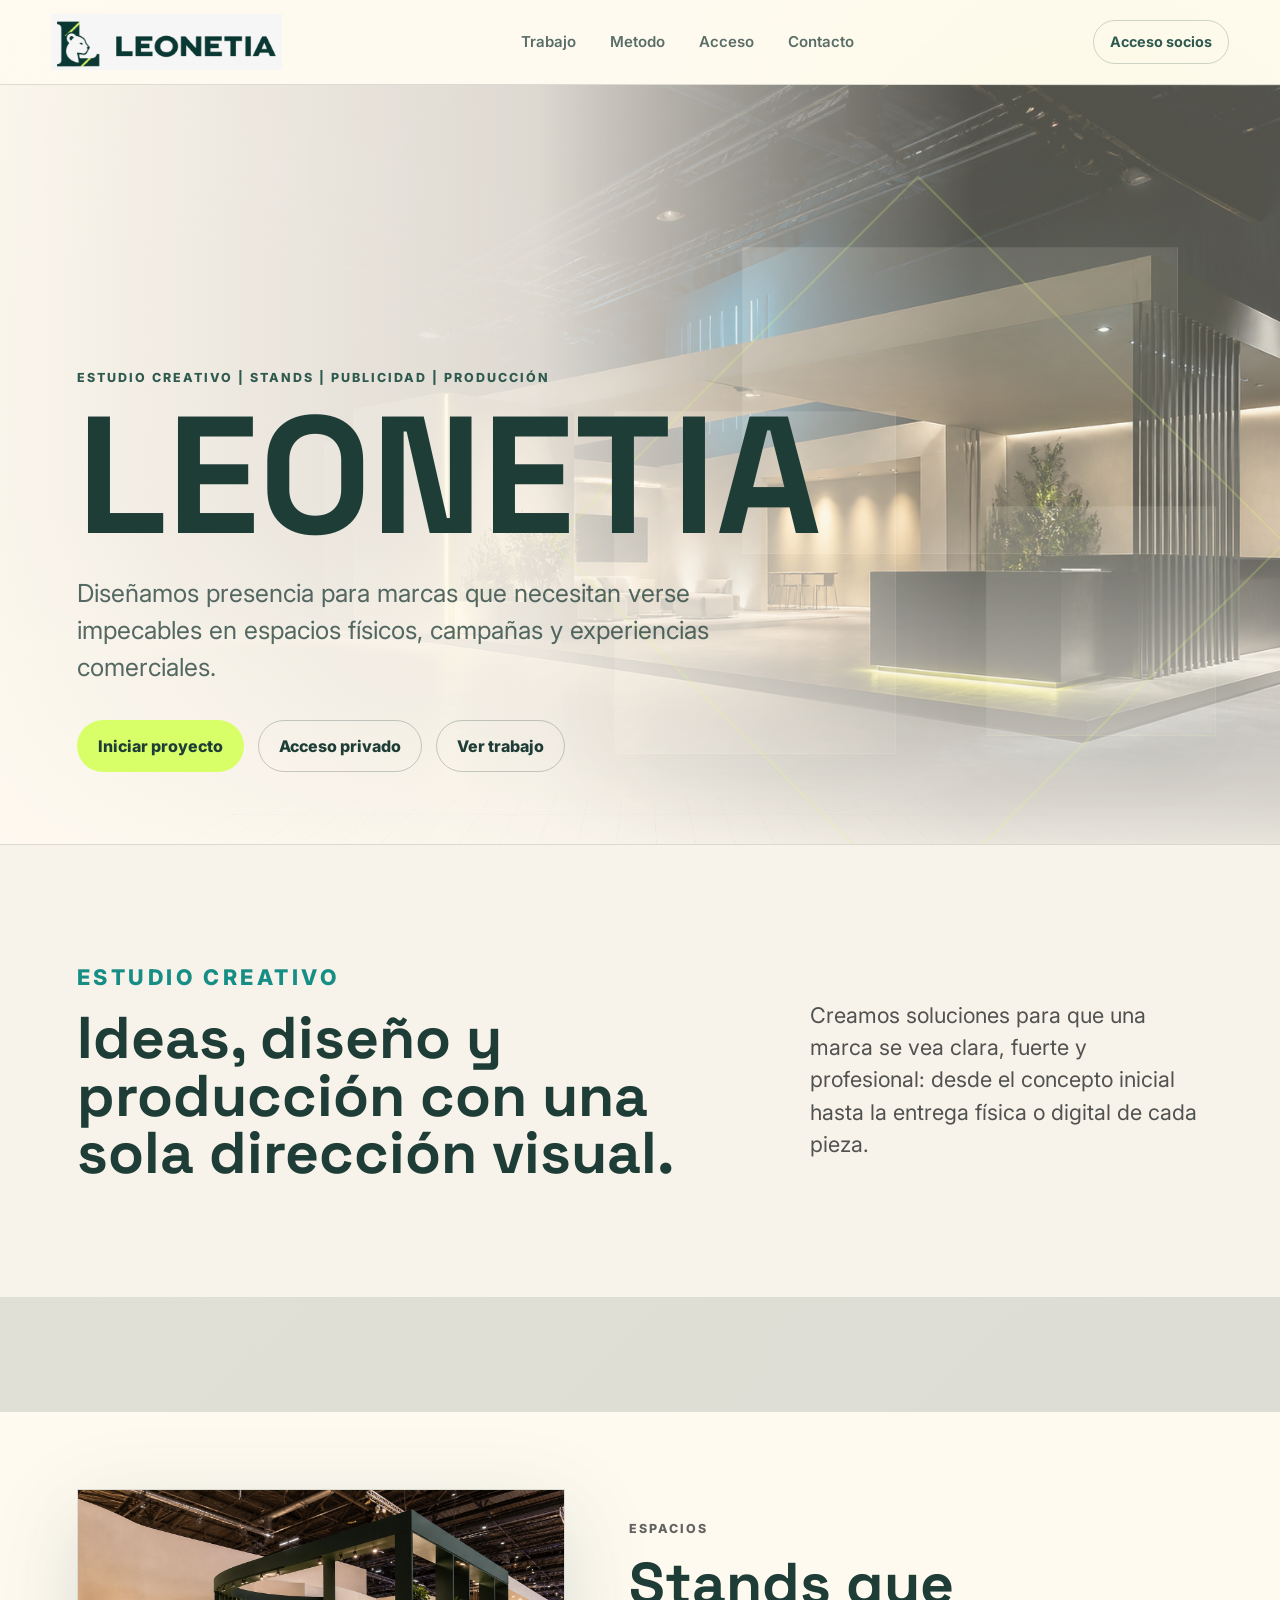
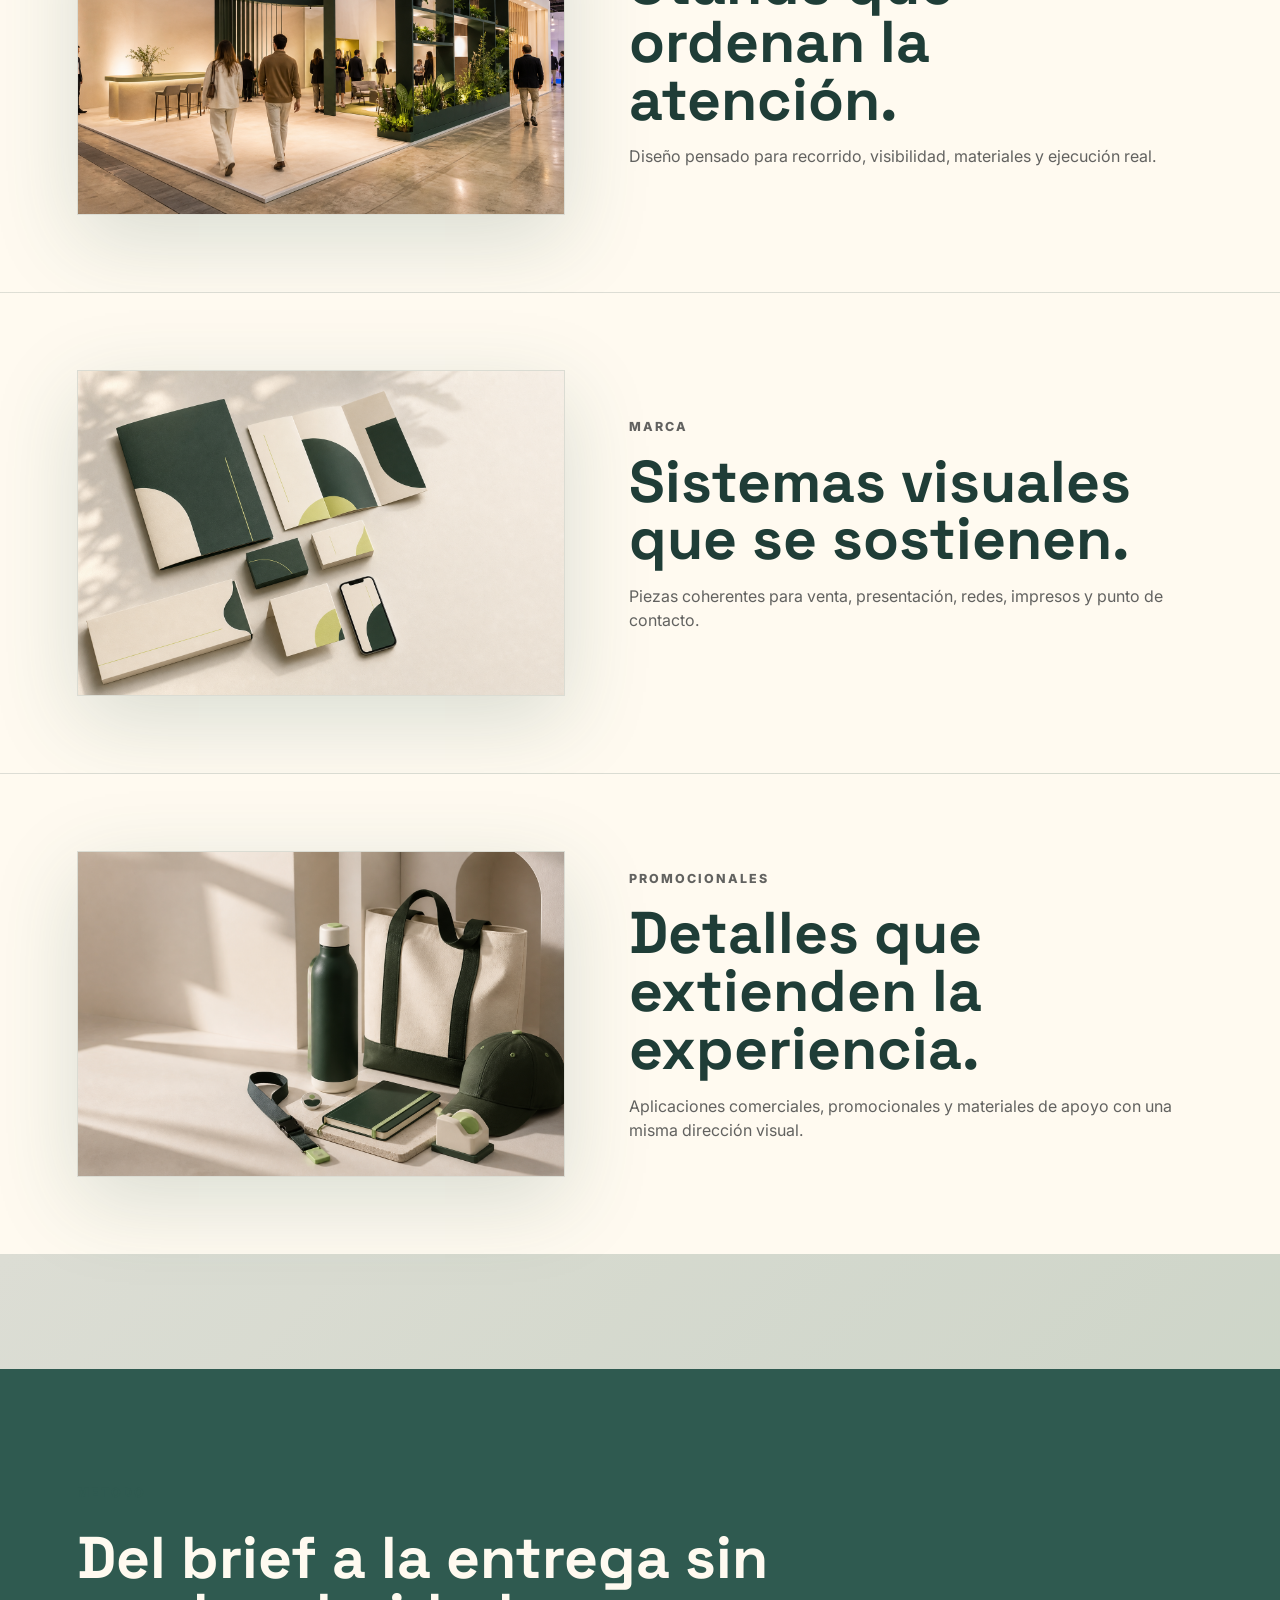
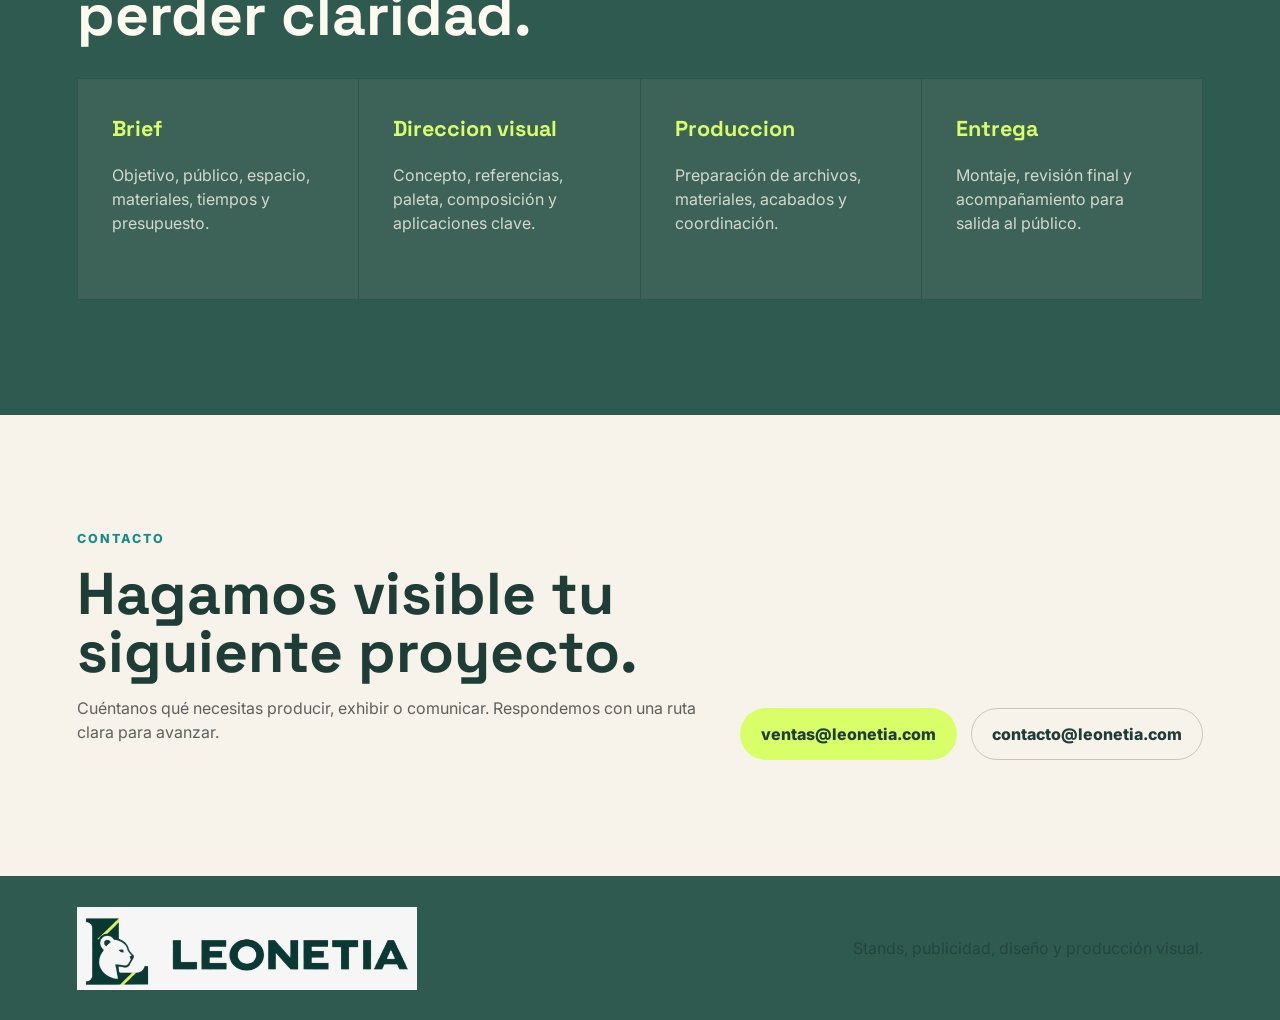
<file: index.html>
<!doctype html>
<html lang="es">
  <head>
    <meta charset="utf-8" />
    <meta name="viewport" content="width=device-width, initial-scale=1" />
    <title>LEONETIA Estudio Creativo</title>
    <meta
      name="description"
      content="LEONETIA Estudio Creativo: stands, publicidad, diseño, producción visual y experiencias de marca."
    />
    <meta name="theme-color" content="#F7F3EA" />
    <meta property="og:title" content="LEONETIA Estudio Creativo" />
    <meta
      property="og:description"
      content="Diseñamos presencia para marcas que necesitan verse impecables."
    />
    <meta property="og:type" content="website" />
    <link rel="icon" href="assets/leonetia-mark.svg" type="image/svg+xml" />
    <link rel="preconnect" href="https://fonts.googleapis.com" />
    <link rel="preconnect" href="https://fonts.gstatic.com" crossorigin />
    <link
      href="https://fonts.googleapis.com/css2?family=Inter:wght@400;500;600;700&family=Space+Grotesk:wght@500;600;700&display=swap"
      rel="stylesheet"
    />
    <link rel="stylesheet" href="styles.css" />
  </head>
  <body>
    <header class="site-header" aria-label="Encabezado">
      <a class="brand" href="#inicio" aria-label="LEONETIA inicio">
        <img src="assets/leonetia-logo-approved.png" alt="LEONETIA" />
      </a>
      <nav aria-label="Navegacion principal">
        <a href="#trabajo">Trabajo</a>
        <a href="#metodo">Metodo</a>
        <a href="acceso.html">Acceso</a>
        <a href="#contacto">Contacto</a>
      </nav>
      <a class="header-action" href="acceso.html">Acceso socios</a>
    </header>

    <main id="inicio">
      <section class="hero">
        <div class="hero-visual" aria-hidden="true">
          <div class="stage-grid"></div>
          <div class="light-panel panel-a"></div>
          <div class="light-panel panel-b"></div>
          <div class="light-panel panel-c"></div>
          <div class="mark-outline"></div>
        </div>
        <div class="hero-content">
          <p class="eyebrow">Estudio creativo | Stands | Publicidad | Producción</p>
          <h1>LEONETIA</h1>
          <p class="hero-subtitle">
            Diseñamos presencia para marcas que necesitan verse impecables en espacios físicos,
            campañas y experiencias comerciales.
          </p>
          <div class="hero-actions">
            <a class="button primary" href="mailto:ventas@leonetia.com">Iniciar proyecto</a>
            <a class="button ghost" href="acceso.html">Acceso privado</a>
            <a class="button ghost" href="#trabajo">Ver trabajo</a>
          </div>
        </div>
      </section>

      <section class="intro-section" aria-label="Posicionamiento">
        <div>
          <p class="section-kicker">Estudio Creativo</p>
          <h2>Ideas, diseño y producción con una sola dirección visual.</h2>
        </div>
        <p>
          Creamos soluciones para que una marca se vea clara, fuerte y profesional: desde el
          concepto inicial hasta la entrega física o digital de cada pieza.
        </p>
      </section>

      <section class="work-section" id="trabajo" aria-label="Lineas de trabajo">
        <div class="work-item">
          <figure class="work-visual">
            <img src="assets/leonetia-stands.png" alt="Stand creativo diseñado por LEONETIA" />
          </figure>
          <div>
            <p class="section-kicker">Espacios</p>
            <h2>Stands que ordenan la atención.</h2>
            <p>Diseño pensado para recorrido, visibilidad, materiales y ejecución real.</p>
          </div>
        </div>
        <div class="work-item">
          <figure class="work-visual">
            <img src="assets/leonetia-sistemas-visuales.png" alt="Sistema visual aplicado a materiales de marca" />
          </figure>
          <div>
            <p class="section-kicker">Marca</p>
            <h2>Sistemas visuales que se sostienen.</h2>
            <p>Piezas coherentes para venta, presentación, redes, impresos y punto de contacto.</p>
          </div>
        </div>
        <div class="work-item">
          <figure class="work-visual">
            <img src="assets/leonetia-promocionales.png" alt="Promocionales y piezas publicitarias de marca" />
          </figure>
          <div>
            <p class="section-kicker">Promocionales</p>
            <h2>Detalles que extienden la experiencia.</h2>
            <p>Aplicaciones comerciales, promocionales y materiales de apoyo con una misma dirección visual.</p>
          </div>
        </div>
      </section>

      <section class="method-section" id="metodo">
        <div class="section-heading">
          <p class="section-kicker">Metodo</p>
          <h2>Del brief a la entrega sin perder claridad.</h2>
        </div>
        <ol class="method-list">
          <li>
            <strong>Brief</strong>
            <span>Objetivo, público, espacio, materiales, tiempos y presupuesto.</span>
          </li>
          <li>
            <strong>Direccion visual</strong>
            <span>Concepto, referencias, paleta, composición y aplicaciones clave.</span>
          </li>
          <li>
            <strong>Produccion</strong>
            <span>Preparación de archivos, materiales, acabados y coordinación.</span>
          </li>
          <li>
            <strong>Entrega</strong>
            <span>Montaje, revisión final y acompañamiento para salida al público.</span>
          </li>
        </ol>
      </section>

      <section class="contact-section" id="contacto">
        <div>
          <p class="section-kicker">Contacto</p>
          <h2>Hagamos visible tu siguiente proyecto.</h2>
          <p>
            Cuéntanos qué necesitas producir, exhibir o comunicar. Respondemos con una ruta clara
            para avanzar.
          </p>
        </div>
        <div class="contact-actions">
          <a class="button primary" href="mailto:ventas@leonetia.com">ventas@leonetia.com</a>
          <a class="button ghost" href="mailto:contacto@leonetia.com">contacto@leonetia.com</a>
        </div>
      </section>
    </main>

    <footer>
      <img src="assets/leonetia-logo-approved.png" alt="LEONETIA Estudio Creativo" />
      <p>Stands, publicidad, diseño y producción visual.</p>
    </footer>
  </body>
</html>
</file>
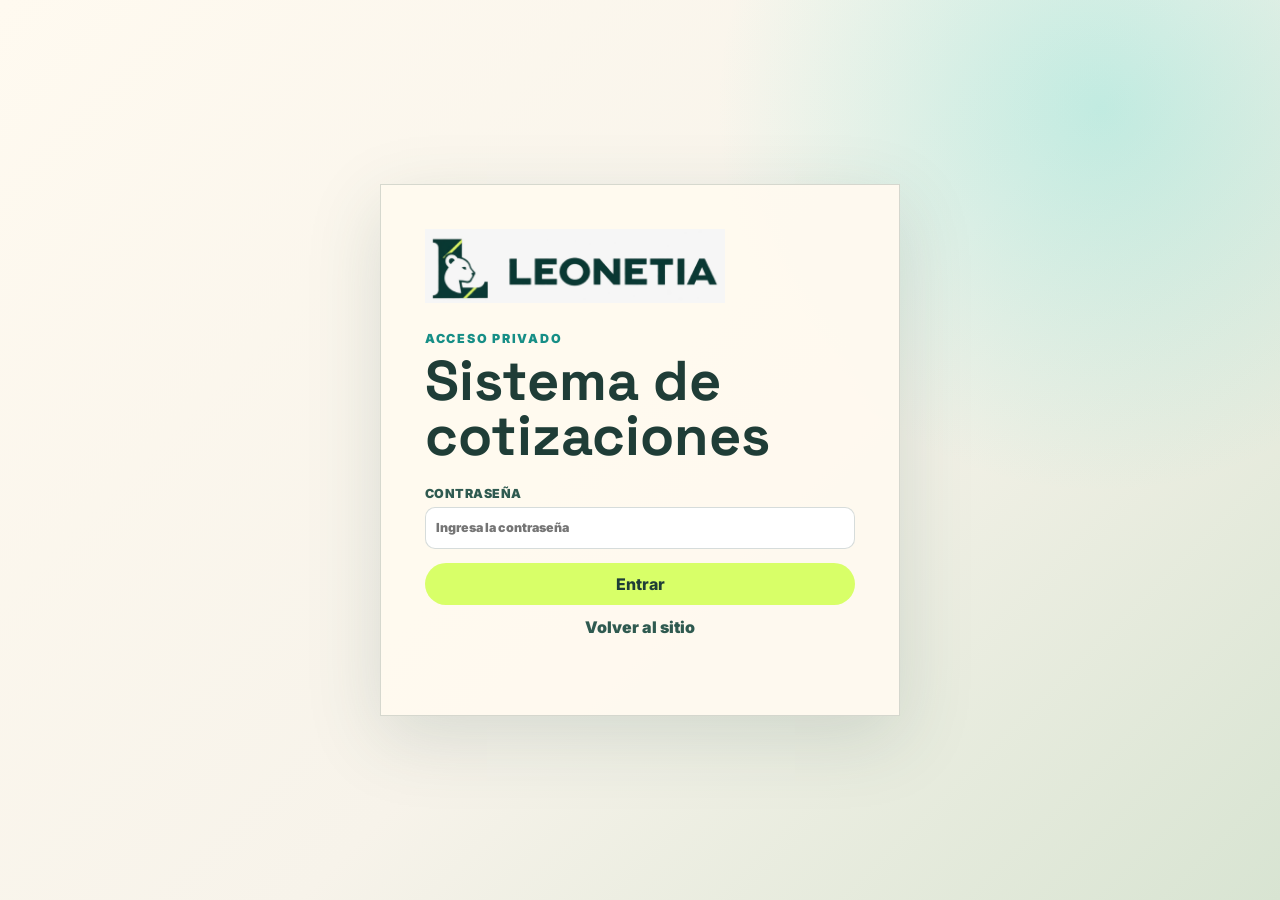
<file: acceso.html>
<!doctype html>
<html lang="es">
  <head>
    <meta charset="utf-8" />
    <meta name="viewport" content="width=device-width, initial-scale=1" />
    <title>Acceso | LEONETIA Estudio Creativo</title>
    <meta name="description" content="Acceso privado al sistema de cotizaciones de LEONETIA." />
    <meta name="theme-color" content="#F7F3EA" />
    <link rel="icon" href="assets/leonetia-mark.svg" type="image/svg+xml" />
    <link rel="preconnect" href="https://fonts.googleapis.com" />
    <link rel="preconnect" href="https://fonts.gstatic.com" crossorigin />
    <link
      href="https://fonts.googleapis.com/css2?family=Inter:wght@400;500;600;700;800&family=Space+Grotesk:wght@600;700&display=swap"
      rel="stylesheet"
    />
    <link rel="stylesheet" href="cotizador.css" />
  </head>
  <body class="access-page">
    <main class="access-gate" aria-label="Acceso privado">
      <section class="access-panel">
        <img src="assets/leonetia-logo-approved.png" alt="LEONETIA" />
        <p>Acceso privado</p>
        <h1>Sistema de cotizaciones</h1>
        <label>
          Contraseña
          <input id="accessPassword" type="password" autocomplete="current-password" placeholder="Ingresa la contraseña" />
        </label>
        <button type="button" class="primary-action" id="unlockAccess">Entrar</button>
        <a class="access-back" href="index.html">Volver al sitio</a>
        <span id="accessMessage" role="status"></span>
      </section>
    </main>
    <script src="acceso.js"></script>
  </body>
</html>
</file>
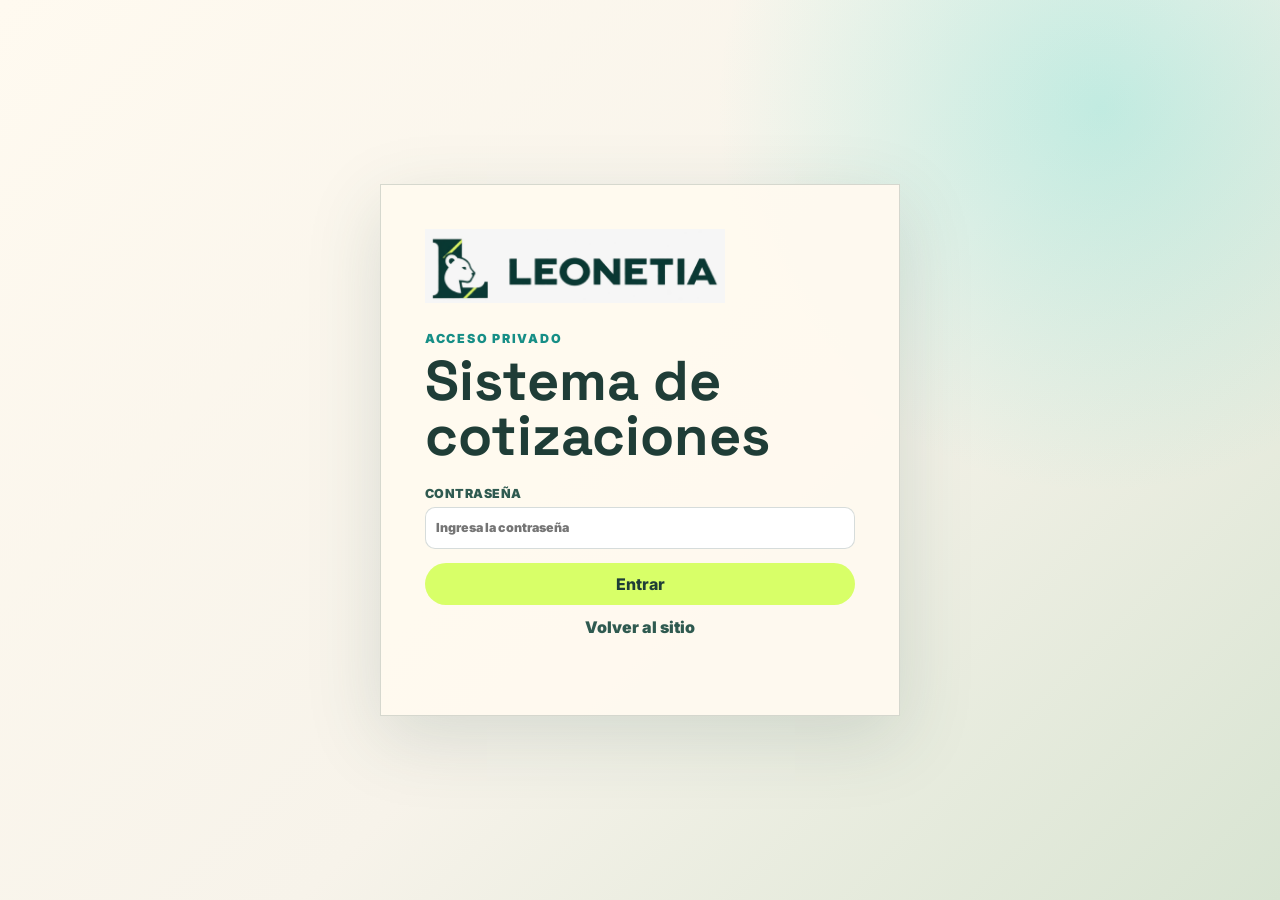
<file: cotizador.html>
<!doctype html>
<html lang="es">
  <head>
    <meta charset="utf-8" />
    <meta name="viewport" content="width=device-width, initial-scale=1" />
    <title>Cotizador | LEONETIA Estudio Creativo</title>
    <meta
      name="description"
      content="Cotizador editable de LEONETIA para stands, promocionales, publicidad y produccion visual."
    />
    <meta name="theme-color" content="#F7F3EA" />
    <link rel="icon" href="assets/leonetia-mark.svg" type="image/svg+xml" />
    <link rel="preconnect" href="https://fonts.googleapis.com" />
    <link rel="preconnect" href="https://fonts.gstatic.com" crossorigin />
    <link
      href="https://fonts.googleapis.com/css2?family=Inter:wght@400;500;600;700;800&family=Space+Grotesk:wght@600;700&display=swap"
      rel="stylesheet"
    />
    <script>
      if (sessionStorage.getItem("leonetiaQuoteAccess") !== "ok") {
        window.location.replace("acceso.html");
      }
    </script>
    <link rel="stylesheet" href="cotizador.css" />
  </head>
  <body>
    <header class="quote-toolbar">
      <a class="quote-brand" href="index.html" aria-label="Volver al sitio de LEONETIA">
        <img src="assets/leonetia-logo-approved.png" alt="LEONETIA" />
      </a>
      <div class="toolbar-actions no-print">
        <button type="button" class="secondary-action" id="saveQuote">Guardar borrador</button>
        <button type="button" class="secondary-action" id="saveArchive">Guardar propuesta</button>
        <button type="button" class="secondary-action" id="resetQuote">Limpiar</button>
        <button type="button" class="primary-action" id="printQuote">Generar PDF</button>
      </div>
    </header>

    <main class="quote-shell">
      <section class="quote-intro no-print" aria-label="Descripcion del cotizador">
        <p>Acceso privado</p>
        <h1>Arma propuestas con imagenes, N partidas y totales automaticos.</h1>
        <span>
          Este modulo corre en GitHub Pages y guarda borradores en este navegador. Para entregar
          al cliente, usa “Generar PDF” y guarda desde la ventana de impresion.
        </span>
      </section>

      <section class="quote-archive no-print" aria-label="Propuestas guardadas">
        <div>
          <p>Propuestas guardadas</p>
          <span>Historial local de este navegador.</span>
        </div>
        <div id="archiveList" class="archive-list"></div>
      </section>

      <section class="quote-document" id="quoteDocument" aria-label="Cotizacion">
        <div class="document-head">
          <div>
            <img src="assets/leonetia-logo-approved.png" alt="LEONETIA" />
            <p>Estudio Creativo | Stands | Publicidad | Promocionales</p>
          </div>
          <div class="quote-title">
            <strong>Cotizacion</strong>
            <label>
              Folio
              <input id="quoteFolio" type="text" value="LEO-0001" />
            </label>
          </div>
        </div>

        <div class="quote-meta">
          <label>
            Cliente
            <input id="clientName" type="text" placeholder="Nombre del cliente o empresa" />
          </label>
          <label>
            Proyecto
            <input id="projectName" type="text" placeholder="Stand, promocionales, publicidad..." />
          </label>
          <label>
            Fecha
            <input id="quoteDate" type="date" />
          </label>
          <label>
            Vigencia
            <input id="quoteValidity" type="text" value="15 dias" />
          </label>
          <label>
            IVA %
            <input id="ivaRate" type="number" min="0" step="0.01" value="16" />
          </label>
          <label>
            Moneda
            <select id="currency">
              <option value="MXN">MXN</option>
              <option value="USD">USD</option>
            </select>
          </label>
        </div>

        <div class="items-actions no-print">
          <button type="button" class="primary-action" id="addItem">Agregar partida</button>
          <button type="button" class="secondary-action" id="addStandPack">Ejemplo stand</button>
          <button type="button" class="secondary-action" id="addPromoPack">Ejemplo promocionales</button>
        </div>

        <div class="quote-table-wrap">
          <table class="quote-table">
            <thead>
              <tr>
                <th class="description-col">Descripcion</th>
                <th class="image-col">Imagen</th>
                <th>Piezas</th>
                <th>Precio unitario</th>
                <th>Subtotal</th>
                <th>IVA</th>
                <th>Total</th>
                <th class="no-print row-action-col"></th>
              </tr>
            </thead>
            <tbody id="itemsBody"></tbody>
          </table>
        </div>

        <div class="quote-bottom">
          <label class="notes-field">
            Observaciones
            <textarea id="quoteNotes">Precios sujetos a cambios segun alcance final, materiales, tiempos de entrega y aprobacion de artes.</textarea>
          </label>

          <aside class="totals-panel" aria-label="Totales">
            <div>
              <span>Subtotal</span>
              <strong id="subtotalAmount">$0.00</strong>
            </div>
            <div>
              <span>IVA</span>
              <strong id="ivaAmount">$0.00</strong>
            </div>
            <div class="grand-total">
              <span>Total</span>
              <strong id="totalAmount">$0.00</strong>
            </div>
          </aside>
        </div>

        <footer class="quote-footer">
          <span>ventas@leonetia.com</span>
          <span>contacto@leonetia.com</span>
          <span>leonetia.com</span>
        </footer>
      </section>
    </main>

    <template id="itemTemplate">
      <tr class="quote-row">
        <td class="description-cell">
          <textarea class="item-description" placeholder="Descripcion de la partida"></textarea>
        </td>
        <td class="image-cell">
          <div class="image-actions no-print">
            <label class="image-picker">
              <input class="item-image-input" type="file" accept="image/*" />
              <span>Cargar</span>
            </label>
            <label class="image-picker camera-picker">
              <input class="item-camera-input" type="file" accept="image/*" capture="environment" />
              <span>Foto/Galeria</span>
            </label>
            <button type="button" class="paste-image">Pegar imagen</button>
          </div>
          <div class="paste-target no-print" contenteditable="true" role="button" tabindex="0">
            Pega aqui la imagen con Cmd/Ctrl + V o toque prolongado
          </div>
          <small class="paste-status no-print" role="status"></small>
          <small class="paste-hint no-print">En movil, Foto/Galeria suele ser mas confiable.</small>
          <img class="item-image" alt="Imagen de partida" />
          <button type="button" class="text-action no-print remove-image">Quitar imagen</button>
        </td>
        <td><input class="item-qty" type="number" min="0" step="1" value="1" /></td>
        <td><input class="item-price" type="number" min="0" step="0.01" value="0" /></td>
        <td class="money item-subtotal">$0.00</td>
        <td class="money item-iva">$0.00</td>
        <td class="money item-total">$0.00</td>
        <td class="no-print row-action-col">
          <button type="button" class="delete-row" aria-label="Eliminar partida">Eliminar</button>
        </td>
      </tr>
    </template>

    <script src="cotizador.js"></script>
  </body>
</html>
</file>
<file: styles.css>
:root {
  --ink: #1f3d37;
  --evergreen: #2f5a50;
  --sage: #d8e4d2;
  --ivory: #f7f3ea;
  --warm-white: #fffaf0;
  --mist: #e6e1d8;
  --steel: #9ea7a6;
  --lime: #d8ff68;
  --cyan: #36d6c9;
  --line: rgba(31, 61, 55, 0.16);
  --panel: rgba(255, 250, 240, 0.74);
  --shadow: 0 24px 80px rgba(47, 90, 80, 0.18);
}

* {
  box-sizing: border-box;
}

html {
  scroll-behavior: smooth;
}

body {
  margin: 0;
  color: var(--ink);
  background:
    radial-gradient(circle at 84% 6%, rgba(216, 255, 104, 0.34), transparent 30rem),
    linear-gradient(135deg, var(--warm-white), var(--ivory) 52%, var(--sage));
  font-family: "Inter", Arial, sans-serif;
  line-height: 1.5;
}

a {
  color: inherit;
  text-decoration: none;
}

.site-header {
  position: sticky;
  top: 0;
  z-index: 20;
  display: flex;
  align-items: center;
  justify-content: space-between;
  gap: 24px;
  min-height: 76px;
  padding: 14px clamp(18px, 4vw, 56px);
  background: rgba(255, 250, 240, 0.82);
  border-bottom: 1px solid var(--line);
  backdrop-filter: blur(18px);
}

.brand {
  display: inline-flex;
  align-items: center;
  min-width: 0;
}

.brand img {
  width: clamp(158px, 18vw, 248px);
  height: auto;
  display: block;
}

nav {
  display: flex;
  align-items: center;
  gap: clamp(14px, 3vw, 34px);
  color: rgba(31, 61, 55, 0.74);
  font-size: 0.94rem;
  font-weight: 600;
}

nav a,
.header-action {
  transition: color 180ms ease, border-color 180ms ease, background 180ms ease;
}

nav a:hover {
  color: var(--evergreen);
}

.header-action {
  padding: 10px 16px;
  border: 1px solid rgba(47, 90, 80, 0.24);
  border-radius: 999px;
  color: var(--evergreen);
  font-size: 0.9rem;
  font-weight: 700;
}

.header-action:hover {
  background: rgba(216, 255, 104, 0.35);
}

.hero {
  position: relative;
  display: grid;
  align-items: end;
  min-height: min(760px, calc(100vh - 16px));
  overflow: hidden;
  padding: clamp(116px, 14vh, 176px) clamp(20px, 6vw, 84px) clamp(48px, 8vh, 86px);
  border-bottom: 1px solid var(--line);
}

.hero-content {
  position: relative;
  max-width: 980px;
  z-index: 2;
}

.eyebrow,
.section-kicker {
  margin: 0 0 16px;
  color: var(--evergreen);
  font-size: 0.78rem;
  font-weight: 800;
  letter-spacing: 0.16em;
  text-transform: uppercase;
}

h1,
h2,
h3 {
  margin: 0;
  font-family: "Space Grotesk", Arial, sans-serif;
  letter-spacing: 0;
}

h1 {
  max-width: 7.6em;
  font-size: clamp(4.2rem, 13vw, 10.8rem);
  line-height: 0.86;
}

h2 {
  max-width: 760px;
  font-size: clamp(2rem, 4.6vw, 4.6rem);
  line-height: 0.98;
}

h3 {
  font-size: clamp(1.25rem, 2vw, 1.7rem);
  line-height: 1.08;
}

p {
  color: rgba(31, 61, 55, 0.72);
}

.hero-subtitle {
  max-width: 740px;
  margin: 28px 0 0;
  color: rgba(31, 61, 55, 0.76);
  font-size: clamp(1.15rem, 2.3vw, 1.55rem);
}

.hero-actions,
.contact-actions {
  display: flex;
  flex-wrap: wrap;
  gap: 14px;
  margin-top: 34px;
}

.button {
  display: inline-flex;
  align-items: center;
  justify-content: center;
  min-height: 48px;
  padding: 13px 20px;
  border: 1px solid transparent;
  border-radius: 999px;
  font-weight: 800;
}

.button.primary {
  background: var(--lime);
  color: var(--ink);
}

.button.ghost {
  border-color: rgba(31, 61, 55, 0.24);
  color: var(--ink);
}

.button:hover {
  transform: translateY(-1px);
}

.hero-visual {
  position: absolute;
  inset: 0;
  background:
    linear-gradient(90deg, rgba(255, 250, 240, 0.98) 0%, rgba(255, 250, 240, 0.84) 42%, rgba(255, 250, 240, 0.18) 76%),
    linear-gradient(0deg, rgba(247, 243, 234, 0.9) 0%, rgba(247, 243, 234, 0.05) 45%),
    url("assets/leonetia-hero-stand.png") center / cover no-repeat;
  opacity: 0.86;
}

.stage-grid {
  position: absolute;
  inset: 16% -8% -22%;
  background-image:
    linear-gradient(rgba(47, 90, 80, 0.12) 1px, transparent 1px),
    linear-gradient(90deg, rgba(47, 90, 80, 0.12) 1px, transparent 1px);
  background-size: 64px 64px;
  transform: perspective(700px) rotateX(58deg);
  transform-origin: center bottom;
  opacity: 0.4;
}

.light-panel {
  position: absolute;
  border: 1px solid rgba(247, 243, 234, 0.2);
  background: linear-gradient(145deg, rgba(255, 250, 240, 0.72), rgba(216, 228, 210, 0.16));
  box-shadow: var(--shadow);
}

.panel-a {
  right: 8vw;
  top: 18vh;
  width: min(34vw, 460px);
  aspect-ratio: 1.42;
  opacity: 0.24;
}

.panel-b {
  right: 30vw;
  bottom: 10vh;
  width: min(22vw, 300px);
  aspect-ratio: 0.82;
  opacity: 0.22;
}

.panel-c {
  right: 5vw;
  bottom: 12vh;
  width: min(18vw, 240px);
  aspect-ratio: 1;
  border-color: rgba(216, 255, 104, 0.34);
  opacity: 0.2;
}

.mark-outline {
  position: absolute;
  right: clamp(20px, 8vw, 110px);
  top: 22vh;
  width: min(42vw, 520px);
  aspect-ratio: 1;
  border: 2px solid rgba(216, 255, 104, 0.22);
  transform: rotate(45deg);
}

.intro-section,
.work-section,
.method-section,
.contact-section {
  padding: clamp(58px, 9vw, 116px) clamp(20px, 6vw, 84px);
}

.intro-section {
  display: grid;
  grid-template-columns: minmax(0, 1.25fr) minmax(260px, 0.75fr);
  gap: clamp(28px, 6vw, 90px);
  align-items: end;
  background: var(--ivory);
  color: var(--ink);
}

.intro-section p {
  color: rgba(17, 19, 21, 0.72);
  font-size: clamp(1.05rem, 2vw, 1.35rem);
}

.intro-section .section-kicker,
.contact-section .section-kicker {
  color: #168e86;
}

.section-heading {
  display: grid;
  gap: 10px;
  margin-bottom: 34px;
}

.work-item p,
.contact-section p {
  color: rgba(17, 19, 21, 0.66);
}

.work-section {
  display: grid;
  gap: 1px;
  padding-left: 0;
  padding-right: 0;
  background: rgba(31, 61, 55, 0.12);
}

.work-item {
  display: grid;
  grid-template-columns: minmax(280px, 0.85fr) minmax(0, 1fr);
  gap: clamp(24px, 5vw, 70px);
  align-items: center;
  padding: clamp(34px, 6vw, 78px) clamp(20px, 6vw, 84px);
  background: var(--warm-white);
}

.work-visual {
  margin: 0;
  min-height: 320px;
  overflow: hidden;
  border: 1px solid var(--line);
  background: var(--warm-white);
  box-shadow: var(--shadow);
}

.work-visual img {
  display: block;
  width: 100%;
  height: 100%;
  min-height: 320px;
  object-fit: cover;
}

.method-section {
  background: var(--evergreen);
  color: var(--warm-white);
}

.method-list {
  display: grid;
  grid-template-columns: repeat(4, minmax(0, 1fr));
  gap: 1px;
  margin: 0;
  padding: 1px;
  list-style: none;
  background: var(--line);
}

.method-list li {
  min-height: 220px;
  padding: clamp(22px, 3vw, 34px);
  background: rgba(255, 250, 240, 0.08);
}

.method-list strong {
  display: block;
  margin-bottom: 18px;
  color: var(--lime);
  font-family: "Space Grotesk", Arial, sans-serif;
  font-size: 1.35rem;
}

.method-list span {
  color: rgba(255, 250, 240, 0.78);
}

.contact-section {
  display: grid;
  grid-template-columns: minmax(0, 1fr) auto;
  gap: 30px;
  align-items: end;
  background: var(--ivory);
  color: var(--ink);
}

.contact-section h2 {
  max-width: 820px;
}

footer {
  display: flex;
  align-items: center;
  justify-content: space-between;
  gap: 28px;
  padding: 30px clamp(20px, 6vw, 84px);
  background: var(--evergreen);
  border-top: 1px solid var(--line);
}

footer img {
  width: min(340px, 58vw);
  height: auto;
}

footer p {
  margin: 0;
  text-align: right;
}

@media (max-width: 980px) {
  nav {
    display: none;
  }

  .intro-section,
  .work-item,
  .contact-section {
    grid-template-columns: 1fr;
  }

  .method-list {
    grid-template-columns: repeat(2, minmax(0, 1fr));
  }

  .panel-a {
    width: 52vw;
  }

  .panel-b,
  .panel-c {
    opacity: 0.55;
  }
}

@media (max-width: 620px) {
  .site-header {
    min-height: 66px;
  }

  .brand img {
    width: 150px;
  }

  .header-action {
    padding: 9px 12px;
  }

  .hero {
    min-height: 720px;
    padding-top: 112px;
  }

  h1 {
    font-size: clamp(3.8rem, 20vw, 5.6rem);
  }

  .method-list {
    grid-template-columns: 1fr;
  }

  .method-list li {
    min-height: 0;
  }

  .work-visual {
    min-height: 240px;
  }

  .hero-actions,
  .contact-actions,
  footer {
    align-items: stretch;
    flex-direction: column;
  }

  .button {
    width: 100%;
  }

  footer p {
    text-align: left;
  }
}
</file>
<file: cotizador.css>
:root {
  --ink: #1f3d37;
  --evergreen: #2f5a50;
  --sage: #d8e4d2;
  --ivory: #f7f3ea;
  --warm-white: #fffaf0;
  --lime: #d8ff68;
  --cyan: #36d6c9;
  --line: rgba(31, 61, 55, 0.18);
  --muted: #5c6a64;
  --shadow: 0 22px 70px rgba(47, 90, 80, 0.16);
}

* {
  box-sizing: border-box;
}

body {
  margin: 0;
  color: var(--ink);
  background:
    radial-gradient(circle at 90% 0%, rgba(54, 214, 201, 0.28), transparent 25rem),
    linear-gradient(135deg, var(--warm-white), var(--ivory) 54%, var(--sage));
  font-family: Inter, Arial, sans-serif;
}

.access-gate {
  min-height: 100vh;
  display: grid;
  place-items: center;
  padding: 22px;
  background:
    radial-gradient(circle at 86% 12%, rgba(54, 214, 201, 0.28), transparent 24rem),
    linear-gradient(135deg, var(--warm-white), var(--ivory) 55%, var(--sage));
}

.access-panel {
  width: min(520px, 100%);
  padding: clamp(28px, 5vw, 44px);
  background: rgba(255, 250, 240, 0.96);
  border: 1px solid var(--line);
  box-shadow: var(--shadow);
}

.access-panel img {
  width: min(300px, 78vw);
  height: auto;
}

.access-panel p,
.quote-archive p {
  margin: 24px 0 8px;
  color: #168e86;
  font-size: 0.78rem;
  font-weight: 900;
  letter-spacing: 0.14em;
  text-transform: uppercase;
}

.access-panel h1 {
  margin: 0 0 22px;
  font-family: "Space Grotesk", Inter, Arial, sans-serif;
  font-size: clamp(2rem, 6vw, 3.5rem);
  line-height: 0.98;
}

.access-panel .primary-action {
  width: 100%;
  margin-top: 14px;
}

.access-back {
  display: inline-flex;
  justify-content: center;
  width: 100%;
  margin-top: 12px;
  color: var(--evergreen);
  font-weight: 900;
  text-decoration: none;
}

#accessMessage {
  display: block;
  min-height: 22px;
  margin-top: 12px;
  color: #a14343;
  font-weight: 800;
}

button,
input,
select,
textarea {
  font: inherit;
}

.quote-toolbar {
  position: sticky;
  top: 0;
  z-index: 10;
  display: flex;
  align-items: center;
  justify-content: space-between;
  gap: 24px;
  min-height: 78px;
  padding: 14px clamp(18px, 4vw, 54px);
  background: rgba(255, 250, 240, 0.9);
  border-bottom: 1px solid var(--line);
  backdrop-filter: blur(18px);
}

.quote-brand img {
  display: block;
  width: clamp(170px, 18vw, 250px);
  height: auto;
}

.toolbar-actions,
.items-actions {
  display: flex;
  flex-wrap: wrap;
  gap: 10px;
}

.primary-action,
.secondary-action {
  min-height: 42px;
  padding: 10px 16px;
  border-radius: 999px;
  border: 1px solid transparent;
  color: var(--ink);
  font-weight: 800;
  cursor: pointer;
}

.primary-action {
  background: var(--lime);
}

.secondary-action {
  background: rgba(255, 250, 240, 0.8);
  border-color: var(--line);
}

.quote-shell {
  width: min(1480px, calc(100vw - 32px));
  margin: 0 auto;
  padding: clamp(28px, 5vw, 64px) 0;
}

.quote-intro {
  display: grid;
  gap: 10px;
  max-width: 920px;
  margin-bottom: 28px;
}

.quote-archive {
  display: flex;
  align-items: center;
  justify-content: space-between;
  gap: 18px;
  margin-bottom: 22px;
  padding: 18px;
  background: rgba(255, 250, 240, 0.76);
  border: 1px solid var(--line);
}

.quote-archive p {
  margin-top: 0;
}

.quote-archive span {
  color: var(--muted);
  font-weight: 700;
}

.archive-list {
  display: flex;
  flex-wrap: wrap;
  justify-content: flex-end;
  gap: 10px;
}

.archive-list button {
  min-height: 38px;
  padding: 8px 12px;
  border: 1px solid var(--line);
  border-radius: 999px;
  background: var(--warm-white);
  color: var(--ink);
  font-weight: 800;
  cursor: pointer;
}

.quote-intro p {
  margin: 0;
  color: #168e86;
  font-size: 0.78rem;
  font-weight: 900;
  letter-spacing: 0.14em;
  text-transform: uppercase;
}

.quote-intro h1 {
  margin: 0;
  font-family: "Space Grotesk", Inter, Arial, sans-serif;
  font-size: clamp(2.1rem, 5vw, 4.6rem);
  line-height: 0.98;
}

.quote-intro span {
  max-width: 760px;
  color: rgba(31, 61, 55, 0.72);
  font-size: 1.05rem;
}

.quote-document {
  padding: clamp(24px, 4vw, 46px);
  background: rgba(255, 250, 240, 0.96);
  border: 1px solid var(--line);
  box-shadow: var(--shadow);
}

.document-head {
  display: flex;
  align-items: flex-start;
  justify-content: space-between;
  gap: 24px;
  padding-bottom: 24px;
  border-bottom: 4px solid var(--lime);
}

.document-head img {
  width: min(340px, 48vw);
  height: auto;
}

.document-head p {
  margin: 8px 0 0;
  color: var(--muted);
  font-weight: 700;
}

.quote-title {
  display: grid;
  gap: 12px;
  min-width: 220px;
  text-align: right;
}

.quote-title strong {
  font-family: "Space Grotesk", Inter, Arial, sans-serif;
  font-size: 2.4rem;
  line-height: 1;
}

label {
  display: grid;
  gap: 6px;
  color: var(--evergreen);
  font-size: 0.78rem;
  font-weight: 900;
  letter-spacing: 0.04em;
  text-transform: uppercase;
}

input,
select,
textarea {
  width: 100%;
  border: 1px solid var(--line);
  border-radius: 10px;
  background: #fff;
  color: var(--ink);
  outline: none;
}

input,
select {
  min-height: 42px;
  padding: 8px 10px;
}

textarea {
  min-height: 96px;
  padding: 10px;
  resize: vertical;
}

.quote-meta {
  display: grid;
  grid-template-columns: repeat(6, minmax(120px, 1fr));
  gap: 14px;
  margin: 24px 0;
}

.quote-meta label:nth-child(1),
.quote-meta label:nth-child(2) {
  grid-column: span 2;
}

.items-actions {
  margin-bottom: 14px;
}

.quote-table-wrap {
  overflow-x: auto;
  border: 1px solid rgba(31, 61, 55, 0.28);
  border-top: 5px solid var(--lime);
  background: #fff;
}

.quote-table {
  width: 100%;
  min-width: 1180px;
  border-collapse: collapse;
  background: #fff;
}

.quote-table th {
  padding: 15px 12px;
  background: var(--ink);
  color: var(--warm-white);
  border-right: 1px solid rgba(255, 250, 240, 0.18);
  font-size: 0.78rem;
  font-weight: 900;
  letter-spacing: 0.06em;
  line-height: 1.12;
  text-transform: uppercase;
}

.quote-table td {
  padding: 12px;
  border-top: 1px solid rgba(31, 61, 55, 0.16);
  border-right: 1px solid rgba(31, 61, 55, 0.16);
  vertical-align: middle;
}

.description-col {
  width: 31%;
}

.image-col {
  width: 18%;
}

.description-cell textarea {
  min-height: 132px;
  border: 0;
  background: transparent;
  font-size: 1rem;
  line-height: 1.35;
}

.image-cell {
  min-width: 190px;
  text-align: center;
}

.image-actions {
  display: flex;
  flex-wrap: wrap;
  justify-content: center;
  gap: 8px;
}

.image-picker,
.paste-image {
  display: inline-flex;
  align-items: center;
  justify-content: center;
  min-height: 38px;
  padding: 8px 12px;
  color: var(--ink);
  font-size: 0.78rem;
  font-weight: 900;
}

.image-picker {
  border: 1px dashed rgba(31, 61, 55, 0.36);
  border-radius: 10px;
  background: var(--ivory);
  cursor: pointer;
}

.paste-image {
  appearance: none;
  -webkit-appearance: none;
  border: 1px solid var(--line);
  border-radius: 10px;
  background: var(--lime);
  cursor: pointer;
}

.paste-image:focus-visible {
  outline: 3px solid rgba(54, 214, 201, 0.45);
  outline-offset: 2px;
}

.image-picker input {
  position: absolute;
  width: 1px;
  height: 1px;
  opacity: 0;
}

.paste-target {
  display: none;
  margin-top: 8px;
  padding: 10px;
  border: 2px dashed rgba(31, 61, 55, 0.32);
  border-radius: 10px;
  background: rgba(216, 228, 210, 0.42);
  color: var(--evergreen);
  font-size: 0.78rem;
  font-weight: 800;
  line-height: 1.25;
  outline: none;
}

.paste-target.is-active {
  display: block;
}

.paste-target:focus {
  border-color: var(--cyan);
  background: rgba(54, 214, 201, 0.12);
}

.paste-hint {
  display: block;
  margin-top: 6px;
  color: var(--muted);
  font-size: 0.72rem;
  font-weight: 700;
  text-transform: none;
}

.paste-status {
  display: block;
  min-height: 18px;
  margin-top: 6px;
  color: #168e86;
  font-size: 0.72rem;
  font-weight: 900;
  text-transform: none;
}

.paste-status.is-error {
  color: #a14343;
}

.item-image {
  display: none;
  width: 160px;
  height: 118px;
  margin: 8px auto;
  object-fit: contain;
  border: 1px solid var(--line);
  background: var(--warm-white);
}

.item-image.has-image {
  display: block;
}

.text-action {
  border: 0;
  background: transparent;
  color: #168e86;
  font-weight: 800;
  cursor: pointer;
}

.item-qty,
.item-price {
  min-width: 96px;
  text-align: right;
}

.money {
  min-width: 118px;
  text-align: right;
  font-weight: 800;
  white-space: nowrap;
}

.item-qty,
.item-price,
.money {
  color: var(--ink);
  font-variant-numeric: tabular-nums;
}

.row-action-col {
  width: 84px;
}

.delete-row {
  border: 0;
  background: transparent;
  color: #a14343;
  font-weight: 900;
  cursor: pointer;
}

.quote-bottom {
  display: grid;
  grid-template-columns: minmax(0, 1fr) 360px;
  gap: 24px;
  margin-top: 24px;
}

.notes-field textarea {
  min-height: 150px;
}

.totals-panel {
  align-self: start;
  display: grid;
  gap: 1px;
  overflow: hidden;
  border: 1px solid var(--line);
  background: var(--line);
}

.totals-panel div {
  display: flex;
  justify-content: space-between;
  gap: 16px;
  padding: 16px;
  background: #fff;
}

.totals-panel span {
  color: var(--muted);
  font-weight: 800;
}

.totals-panel strong {
  font-size: 1.2rem;
}

.totals-panel .grand-total {
  background: var(--lime);
}

.totals-panel .grand-total span,
.totals-panel .grand-total strong {
  color: var(--ink);
}

.quote-footer {
  display: flex;
  flex-wrap: wrap;
  justify-content: center;
  gap: 18px;
  margin-top: 26px;
  padding-top: 18px;
  border-top: 1px solid var(--line);
  color: var(--evergreen);
  font-weight: 900;
}

@media (max-width: 980px) {
  .quote-toolbar,
  .document-head,
  .quote-bottom {
    align-items: stretch;
    flex-direction: column;
  }

  .document-head,
  .quote-bottom {
    display: grid;
    grid-template-columns: 1fr;
  }

  .quote-title {
    text-align: left;
  }

  .quote-meta {
    grid-template-columns: repeat(2, minmax(0, 1fr));
  }

  .quote-meta label:nth-child(1),
  .quote-meta label:nth-child(2) {
    grid-column: span 2;
  }
}

@media (max-width: 620px) {
  .quote-shell {
    width: min(100vw - 18px, 1480px);
  }

  .quote-meta {
    grid-template-columns: 1fr;
  }

  .quote-meta label:nth-child(1),
  .quote-meta label:nth-child(2) {
    grid-column: span 1;
  }

  .toolbar-actions,
  .items-actions {
    display: grid;
  }
}

@media print {
  @page {
    size: letter landscape;
    margin: 7mm;
  }

  body {
    background: #fff;
    print-color-adjust: exact;
    -webkit-print-color-adjust: exact;
  }

  .no-print,
  .quote-toolbar,
  .quote-intro,
  .row-action-col {
    display: none !important;
  }

  .quote-shell {
    width: 100%;
    padding: 0;
  }

  .quote-document {
    padding: 0;
    border: 0;
    box-shadow: none;
  }

  .document-head {
    display: grid;
    grid-template-columns: 1fr 210px;
    gap: 12px;
    padding-bottom: 6px;
    border-bottom-width: 3px;
  }

  .document-head img {
    width: 220px;
  }

  .document-head p {
    margin-top: 3px;
    font-size: 10px;
  }

  .quote-title {
    min-width: 0;
    gap: 5px;
  }

  .quote-title strong {
    font-size: 24px;
  }

  label {
    gap: 3px;
    font-size: 8px;
  }

  .quote-meta {
    grid-template-columns: 1.4fr 1.6fr 0.8fr 0.8fr 0.55fr 0.65fr;
    gap: 8px;
    margin: 8px 0;
  }

  .quote-meta label:nth-child(1),
  .quote-meta label:nth-child(2) {
    grid-column: span 1;
  }

  input,
  select,
  textarea {
    border: 0;
    padding: 0;
    background: transparent;
  }

  textarea {
    resize: none;
  }

  .quote-table-wrap {
    overflow: visible;
  }

  .quote-table {
    min-width: 0;
    table-layout: fixed;
    font-size: 9px;
  }

  .quote-table th {
    padding: 8px 5px 6px;
    background: #fff !important;
    color: var(--ink) !important;
    border-top: 4px solid var(--ink);
    border-bottom: 3px solid var(--lime);
    border-right: 1px solid rgba(31, 61, 55, 0.24);
    font-size: 8.5px;
    font-weight: 900;
    letter-spacing: 0.04em;
  }

  .quote-table td {
    padding: 6px 5px;
  }

  .description-col {
    width: 28%;
  }

  .image-col {
    width: 16%;
  }

  .description-cell textarea {
    min-height: 48px;
    font-size: 9px;
    line-height: 1.2;
  }

  .item-qty,
  .item-price {
    min-width: 0;
  }

  .money {
    min-width: 0;
  }

  .item-image {
    display: block;
    width: 82px;
    height: 58px;
  }

  .item-image:not(.has-image) {
    display: none;
  }

  .quote-bottom {
    grid-template-columns: 1fr 230px;
    gap: 10px;
    margin-top: 10px;
    page-break-inside: avoid;
  }

  .notes-field textarea {
    min-height: 56px;
    font-size: 9px;
  }

  .totals-panel div {
    padding: 7px 9px;
  }

  .totals-panel strong {
    font-size: 12px;
  }

  .quote-footer {
    margin-top: 10px;
    padding-top: 8px;
    font-size: 9px;
  }
}
</file>
